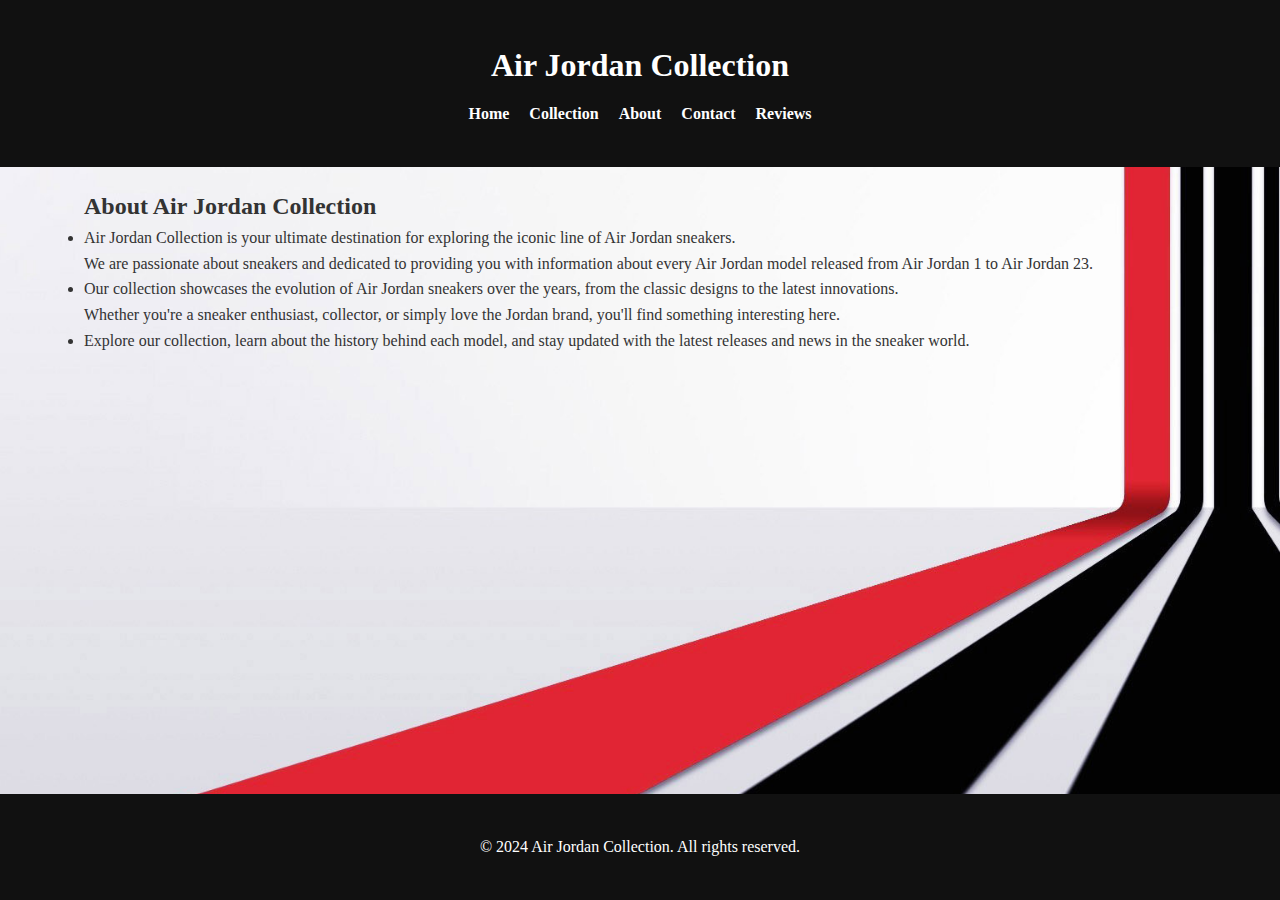
<file: about.html>
<!DOCTYPE html>
<html lang="en">
<head>
    <meta charset="UTF-8">
    <meta name="viewport" content="width=device-width, initial-scale=1.0">
    <title>About - Jordan Collection</title>
    <link rel="stylesheet" href="style_about.css">
</head>
<body>
    <header>
        <div class="container">
            <h1>Air Jordan Collection</h1>
            <nav>
                <ul>
                    <li><a href="index.html">Home</a></li>
                    <li><a href="collection.html">Collection</a></li>
                    <li><a href="about.html">About</a></li>
                    <li><a href="contact.html">Contact</a></li>
                    <li><a href="reviews.html">Reviews</a></li>
                </ul>
            </nav>
        </div>
    </header>
    <main>
        <section class="about">
            <div class="container">
                <h2>About Air Jordan Collection</h2>
                <ul>
                    <li><p>Air Jordan Collection is your ultimate destination for exploring the iconic line of Air Jordan sneakers.</p></li>
                        <p>We are passionate about sneakers and dedicated to providing you with information about every Air Jordan model released from Air Jordan 1 to Air Jordan 23.</p>
                     <li><p>Our collection showcases the evolution of Air Jordan sneakers over the years, from the classic designs to the latest innovations.</p></li>
                     <p>Whether you're a sneaker enthusiast, collector, or simply love the Jordan brand, you'll find something interesting here.</p>
                    <li><p>Explore our collection, learn about the history behind each model, and stay updated with the latest releases and news in the sneaker world.</p></li>    
                </ul>
            </div>
        </section>
    </main>
    <footer>
        <div class="container">
            <p>&copy; 2024 Air Jordan Collection. All rights reserved.</p>
        </div>
    </footer>
</body>
</html>
</file>
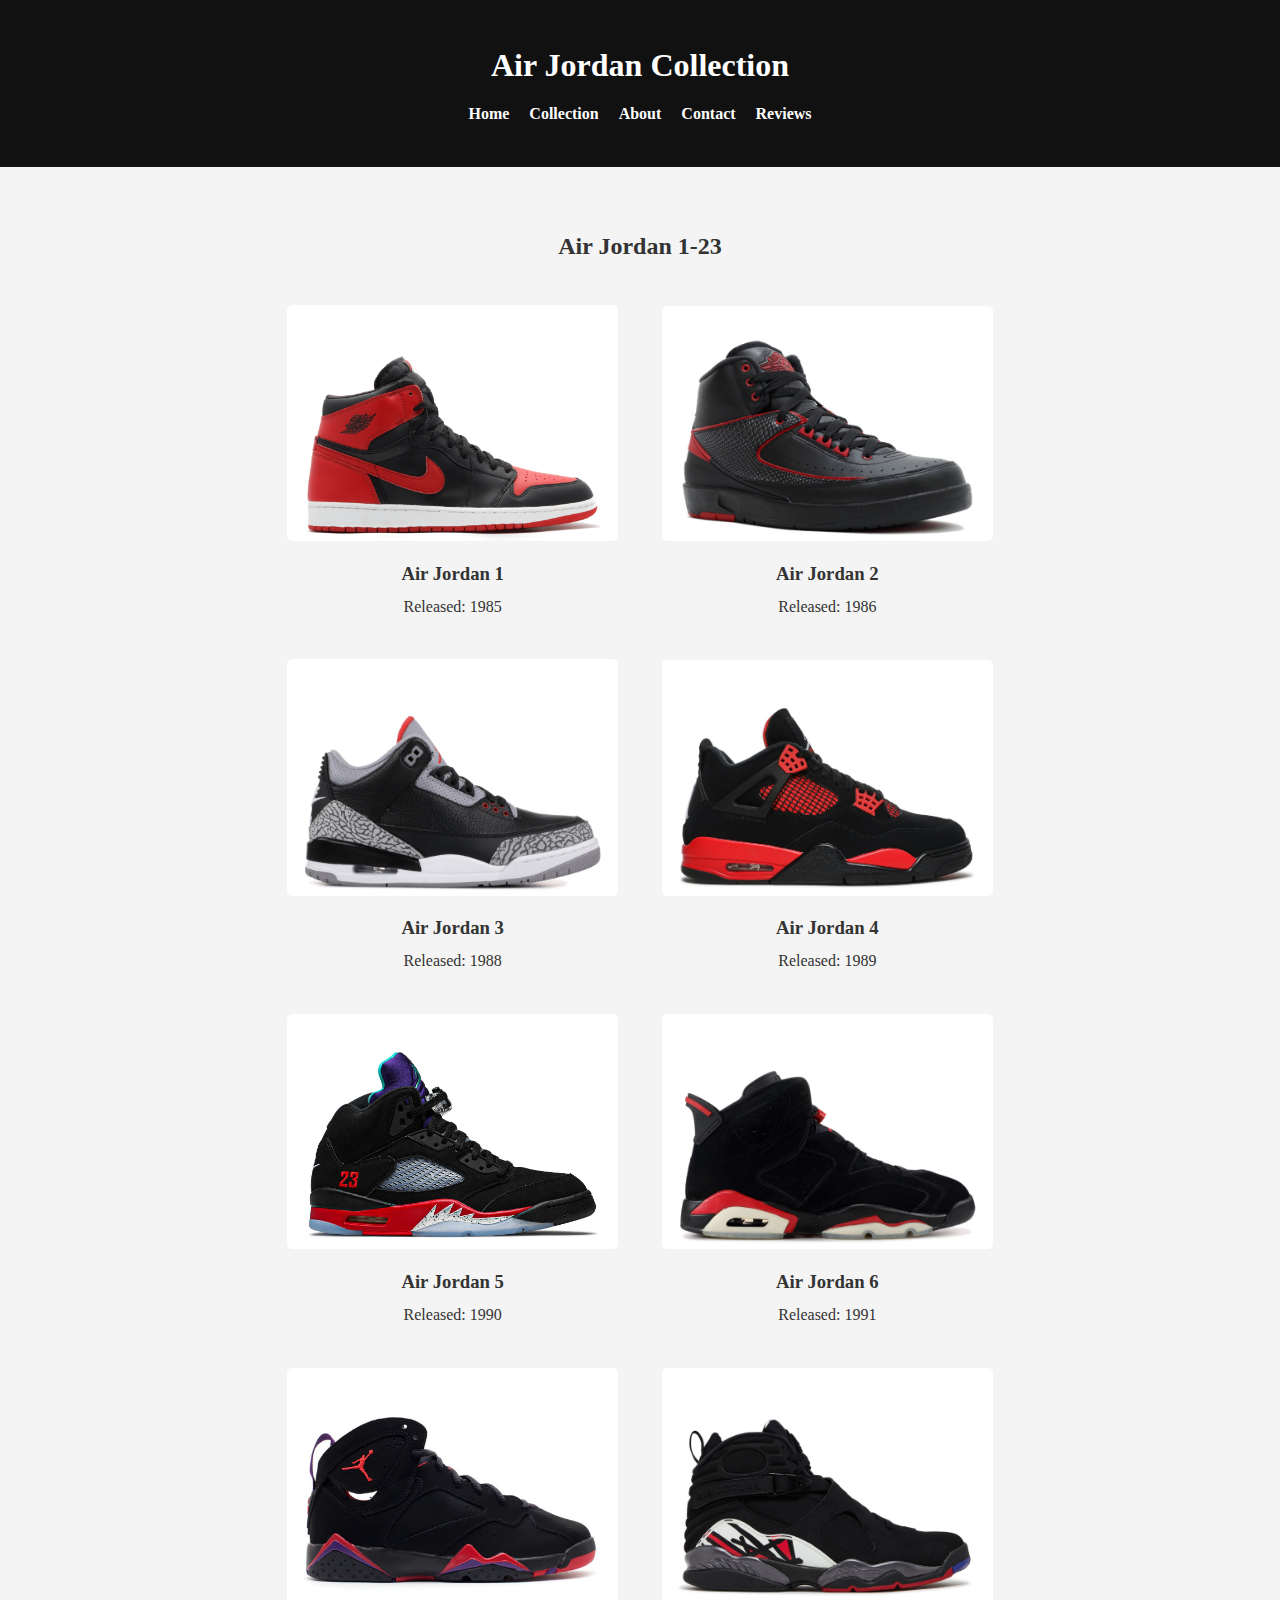
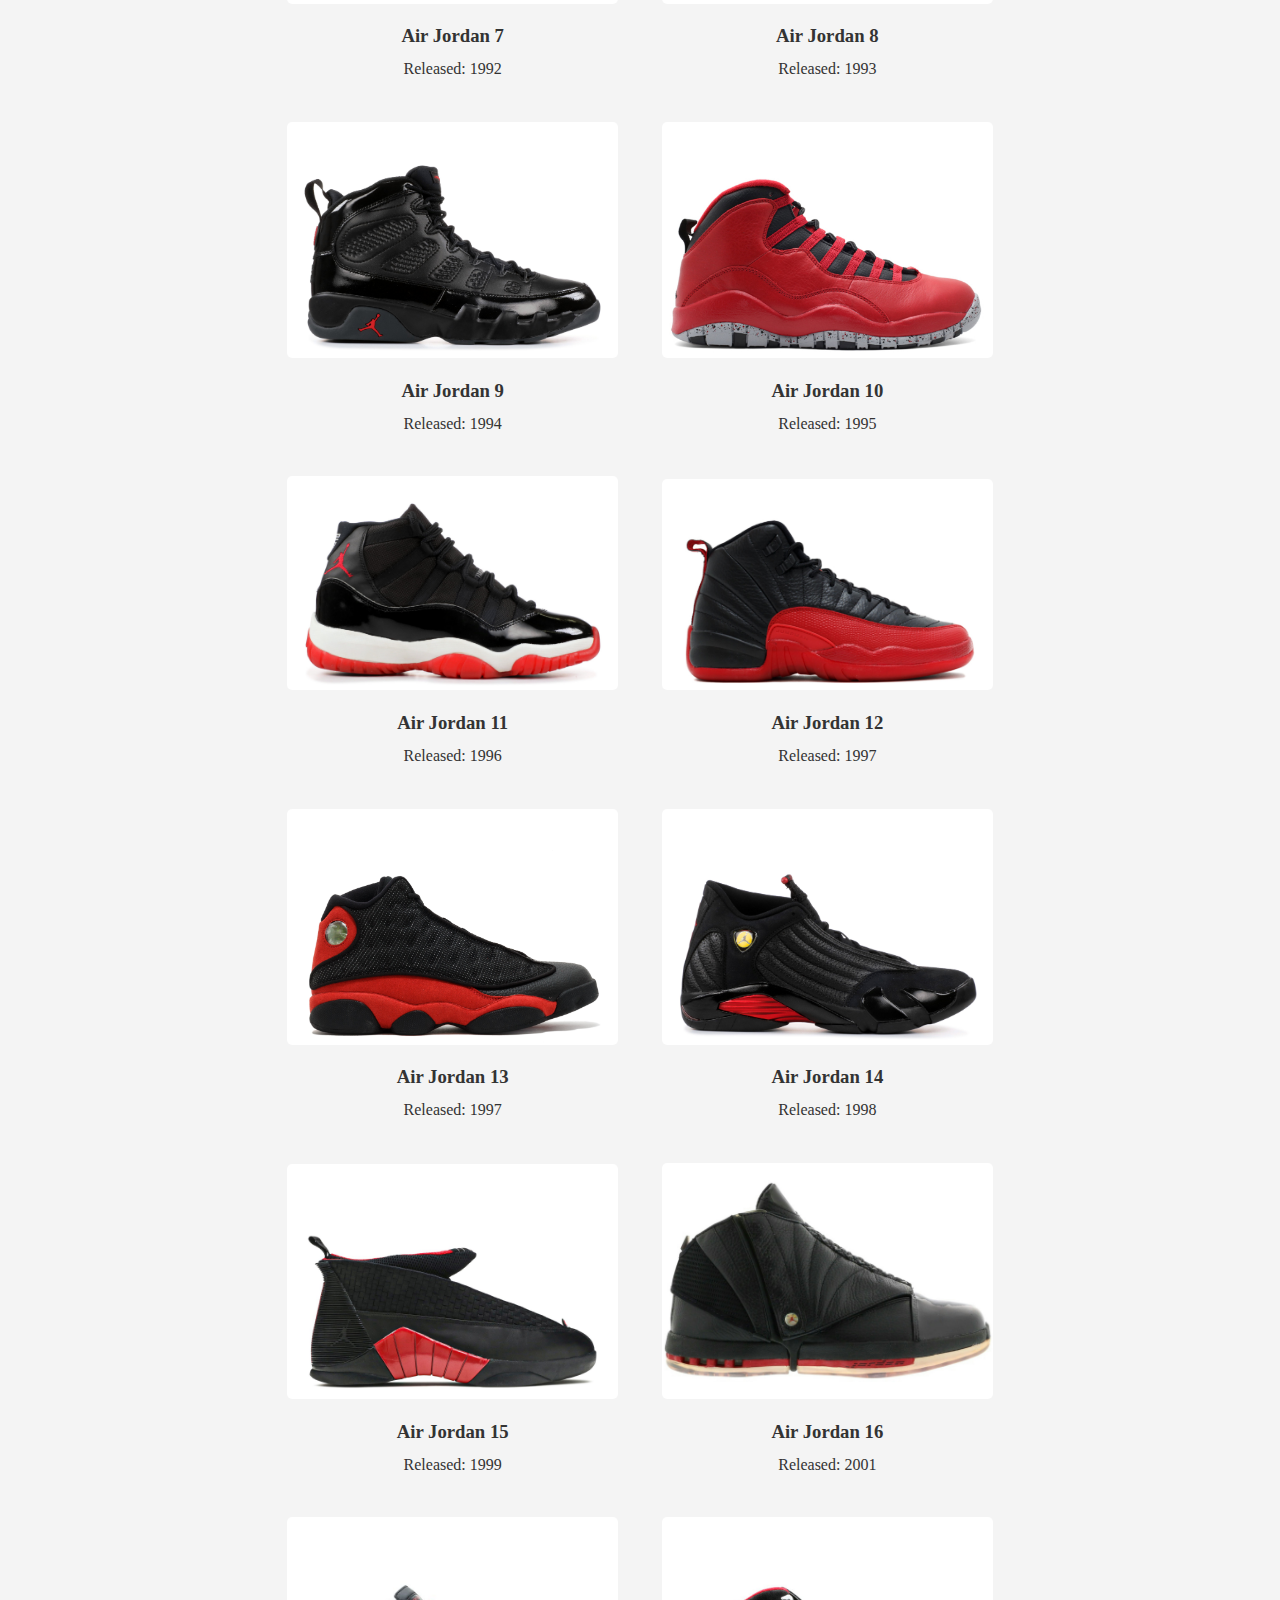
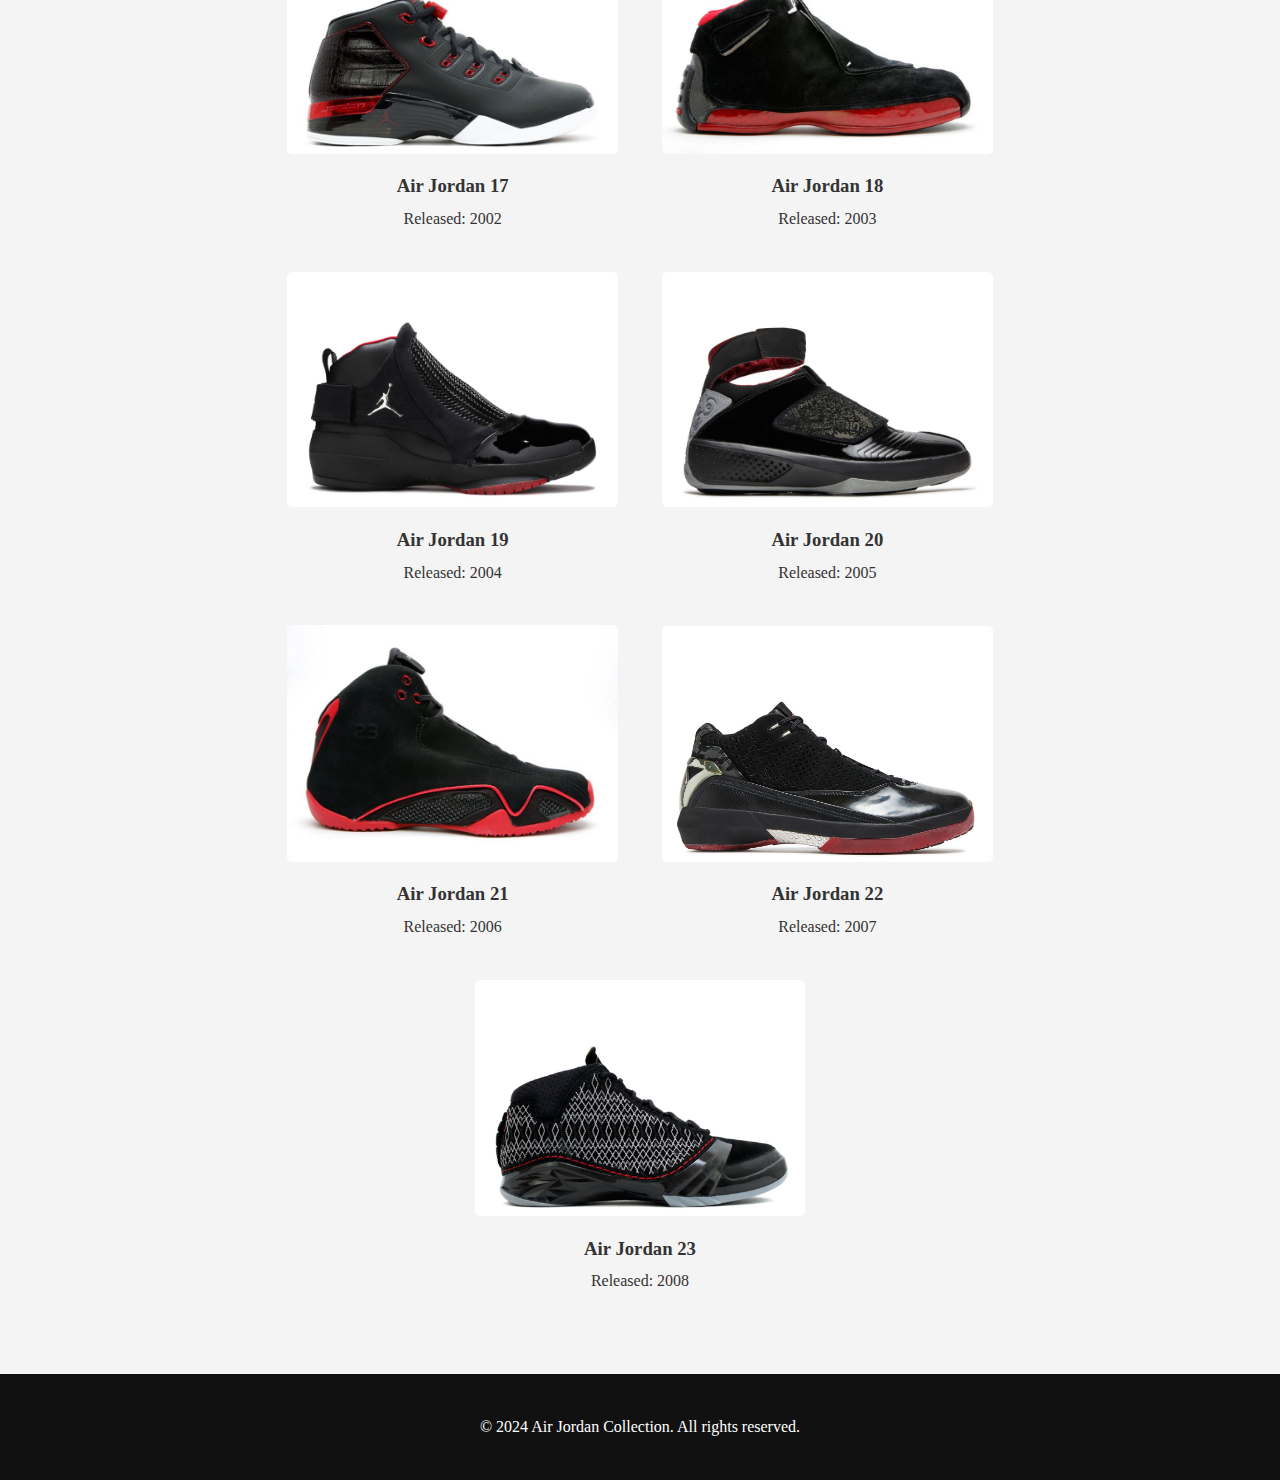
<file: collection.html>
<!DOCTYPE html>
<html lang="en">
<head>
    <meta charset="UTF-8">
    <meta name="viewport" content="width=device-width, initial-scale=1.0">
    <title>Collection - Jordan Collection</title>
    <link rel="stylesheet" href="style_collection.css">
</head>
<body>
    <header>
        <div class="container">
            <h1>Air Jordan Collection</h1>
            <nav>
                <ul>
                    <li><a href="index.html">Home</a></li>
                    <li><a href="collection.html">Collection</a></li>
                    <li><a href="about.html">About</a></li>
                    <li><a href="contact.html">Contact</a></li>
                    <li><a href="reviews.html">Reviews</a></li>
                </ul>
            </nav>
        </div>
    </header>
    <main>
        <section class="jordan-collection">
            <div class="container">
                <h2>Air Jordan 1-23</h2>
                <div class="jordan" id="jordan1">
                    <img src="src/images/1.jpg" alt="Air Jordan 1">
                    <h3>Air Jordan 1</h3>
                    <p>Released: 1985</p>
                    <div class="details">
                        <h4>Details</h4>
                        <p>The Air Jordan 1 was first released in 1985. It was designed by Peter Moore and was the first signature shoe for Michael Jordan.</p>
                        <p>Price: $160</p>
                    </div>
                </div>
                <div class="jordan" id="jordan2">
                    <img src="src/images/2.jpg" alt="Air Jordan 2">
                    <h3>Air Jordan 2</h3>
                    <p>Released: 1986</p>
                    <div class="details">
                        <h4>Details</h4>
                        <p>The Air Jordan 2 was released in 1986. It was designed by Bruce Kilgore and made in Italy, making it the first luxury basketball shoe.</p>
                        <p>Price: $180</p>
                    </div>

                </div>
                <div class="jordan" id="jordan3">
                    <img src="src/images/3.jpg" alt="Air Jordan 3">
                    <h3>Air Jordan 3</h3>
                    <p>Released: 1988</p>
                    <div class="details">
                        <h4>Details</h4>
                        <p>The Air Jordan 3 was released in 1988. It was the first Jordan designed by Tinker Hatfield and featured the iconic elephant print.</p>
                        <p>Price: $190</p>
                    </div>

                </div>
                <div class="jordan" id="jordan4">
                    <img src="src/images/4.jpg" alt="Air Jordan 4">
                    <h3>Air Jordan 4</h3>
                    <p>Released: 1989</p>
                    <div class="details">
                        <h4>Details</h4>
                        <p>The Air Jordan 4 was released in 1989. It featured mesh panels and visible Air cushioning.</p>
                        <p>Price: $200</p>
                    </div>

                </div>
                <div class="jordan" id="jordan5">
                    <img src="src/images/5.jpg" alt="Air Jordan 5">
                    <h3>Air Jordan 5</h3>
                    <p>Released: 1990</p>
                    <div class="details">
                        <h4>Details</h4>
                        <p>The Air Jordan 5 was released in 1990. It featured a reflective tongue and translucent rubber soles.</p>
                        <p>Price: $190</p>
                    </div>

                </div>
                <div class="jordan" id="jordan6">
                    <img src="src/images/6.jpg" alt="Air Jordan 6">
                    <h3>Air Jordan 6</h3>
                    <p>Released: 1991</p>
                    <div class="details">
                        <h4>Details</h4>
                        <p>The Air Jordan 6 was released in 1991. It featured a rubber tongue with two holes, a translucent sole, and visible Air cushioning.</p>
                        <p>Price: $190</p>
                    </div>

                </div>
                <div class="jordan" id="jordan7">
                    <img src="src/images/7.jpg" alt="Air Jordan 7">
                    <h3>Air Jordan 7</h3>
                    <p>Released: 1992</p>
                    <div class="details">
                        <h4>Details</h4>
                        <p>The Air Jordan 7 was released in 1992. It was inspired by African tribal art and featured Huarache technology.</p>
                        <p>Price: $190</p>
                    </div>

                </div>
                <div class="jordan" id="jordan8">
                    <img src="src/images/8.jpg" alt="Air Jordan 8">
                    <h3>Air Jordan 8</h3>
                    <p>Released: 1993</p>
                    <div class="details">
                        <h4>Details</h4>
                        <p>The Air Jordan 8 was released in 1993. It featured a unique lockdown system and bold color-blocking.</p>
                        <p>Price: $190</p>
                    </div>

                </div>
                <div class="jordan" id="jordan9">
                    <img src="src/images/9.jpg" alt="Air Jordan 9">
                    <h3>Air Jordan 9</h3>
                    <p>Released: 1994</p>
                    <div class="details">
                        <h4>Details</h4>
                        <p>The Air Jordan 9 was released in 1993. It was the first Jordan not worn by Michael Jordan on the court.</p>
                        <p>Price: $190</p>
                    </div>

                </div>
                <div class="jordan" id="jordan10">
                    <img src="src/images/10.jpg" alt="Air Jordan 10">
                    <h3>Air Jordan 10</h3>
                    <p>Released: 1995</p>
                    <div class="details">
                        <h4>Details</h4>
                        <p>The Air Jordan 10 was released in 1994. It celebrated Michael Jordan's career achievements with unique outsole details.</p>
                        <p>Price: $190</p>
                    </div>

                </div>
                <div class="jordan" id="jordan11">
                    <img src="src/images/11.jpg" alt="Air Jordan 11">
                    <h3>Air Jordan 11</h3>
                    <p>Released: 1996</p>
                    <div class="details">
                        <h4>Details</h4>
                        <p>The Air Jordan 11 was released in 1995. It featured patent leather and a carbon fiber plate.</p>
                        <p>Price: $220</p>
                    </div>

                </div>
                <div class="jordan" id="jordan12">
                    <img src="src/images/12.jpg" alt="Air Jordan 12">
                    <h3>Air Jordan 12</h3>
                    <p>Released: 1997</p>
                    <div class="details">
                        <h4>Details</h4>
                        <p>The Air Jordan 12 was released in 1996. It was inspired by a 19th-century women's dress boot.</p>
                        <p>Price: $190</p>
                    </div>

                </div>
                <div class="jordan" id="jordan13">
                    <img src="src/images/13.jpg" alt="Air Jordan 13">
                    <h3>Air Jordan 13</h3>
                    <p>Released: 1997</p>
                    <div class="details">
                        <h4>Details</h4>
                        <p>The Air Jordan 13 was released in 1997. It featured a unique panther paw-like outsole.</p>
                        <p>Price: $190</p>
                    </div>

                </div>
                <div class="jordan" id="jordan14">
                    <img src="src/images/14.jpg" alt="Air Jordan 14">
                    <h3>Air Jordan 14</h3>
                    <p>Released: 1998</p>
                    <div class="details">
                        <h4>Details</h4>
                        <p>The Air Jordan 14 was released in 1998. It was inspired by Michael Jordan's love for Italian sports cars.</p>
                        <p>Price: $190</p>
                    </div>

                </div>
                <div class="jordan" id="jordan15">
                    <img src="src/images/15.jpg" alt="Air Jordan 15">
                    <h3>Air Jordan 15</h3>
                    <p>Released: 1999</p>
                    <div class="details">
                        <h4>Details</h4>
                        <p>The Air Jordan 15 was released in 1999. It was inspired by a fighter jet.</p>
                        <p>Price: $190</p>
                    </div>

                </div>
                <div class="jordan" id="jordan16">
                    <img src="src/images/16.jpg" alt="Air Jordan 16">
                    <h3>Air Jordan 16</h3>
                    <p>Released: 2001</p>
                    <div class="details">
                        <h4>Details</h4>
                        <p>The Air Jordan 16 was released in 2001. It featured a removable magnetic shroud.</p>
                        <p>Price: $250</p>
                    </div>

                </div>
                <div class="jordan" id="jordan17">
                    <img src="src/images/17.jpg" alt="Air Jordan 17">
                    <h3>Air Jordan 17</h3>
                    <p>Released: 2002</p>
                    <div class="details">
                        <h4>Details</h4>
                        <p>The Air Jordan 17 was released in 2002. It featured a unique lace-cover system.</p>
                        <p>Price: $200</p>
                    </div>

                </div>
                <div class="jordan" id="jordan18">
                    <img src="src/images/18.jpg" alt="Air Jordan 18">
                    <h3>Air Jordan 18</h3>
                    <p>Released: 2003</p>
                    <div class="details">
                        <h4>Details</h4>
                        <p>The Air Jordan 18 was released in 2003. It was the last shoe Michael Jordan wore on an NBA court with the Washington Wizards.</p>
                        <p>Price: $225</p>
                    </div>

                </div>
                <div class="jordan" id="jordan19">
                    <img src="src/images/19.jpg" alt="Air Jordan 19">
                    <h3>Air Jordan 19</h3>
                    <p>Released: 2004</p>
                    <div class="details">
                        <h4>Details</h4>
                        <p>The Air Jordan 19 was released in 2004. It featured a lightweight design and a tech-flex upper.</p>
                        <p>Price: $165</p>
                    </div>

                </div>
                <div class="jordan" id="jordan20">
                    <img src="src/images/20.jpg" alt="Air Jordan 20">
                    <h3>Air Jordan 20</h3>
                    <p>Released: 2005</p>
                    <div class="details">
                        <h4>Details</h4>
                        <p>The Air Jordan 20 was released in 2005. It featured an ankle strap and laser-etched designs.</p>
                        <p>Price: $175</p>
                    </div>

                </div>
                <div class="jordan" id="jordan21">
                    <img src="src/images/21.jpg" alt="Air Jordan 21">
                    <h3>Air Jordan 21</h3>
                    <p>Released: 2006</p>
                    <div class="details">
                        <h4>Details</h4>
                        <p>The Air Jordan 21 was released in 2006. It featured a full-length Zoom Air unit.</p>
                        <p>Price: $175</p>
                    </div>

                </div>
                <div class="jordan" id="jordan22">
                    <img src="src/images/22.jpg" alt="Air Jordan 22">
                    <h3>Air Jordan 22</h3>
                    <p>Released: 2007</p>
                    <div class="details">
                        <h4>Details</h4>
                        <p>The Air Jordan 22 was released in 2007. It featured a unique cage design and was inspired by a F-22 Raptor fighter jet.</p>
                        <p>Price: $175</p>
                    </div>

                </div>
                <div class="jordan" id="jordan23">
                    <img src="src/images/23.jpg" alt="Air Jordan 23">
                    <h3>Air Jordan 23</h3>
                    <p>Released: 2008</p>
                    <div class="details">
                        <h4>Details</h4>
                        <p>The Air Jordan 23 was released in 2008. It featured a unique stitching pattern and was inspired by Michael Jordan's number 23.</p>
                        <p>Price: $185</p>
                    </div>

                </div>
            </div>
        </section>
    </main>
    <footer>
        <div class="container">
            <p>&copy; 2024 Air Jordan Collection. All rights reserved.</p>
        </div>
    </footer>

    <script>
        
        const jordanItems = document.querySelectorAll('.jordan');

        
        jordanItems.forEach(item => {
            item.addEventListener('click', () => {
               
                item.classList.toggle('active');
                
                
                const details = item.querySelector('.details');
                details.style.display = details.style.display === 'block' ? 'none' : 'block';
            });
        });
    </script>
</body>
</html>
</file>
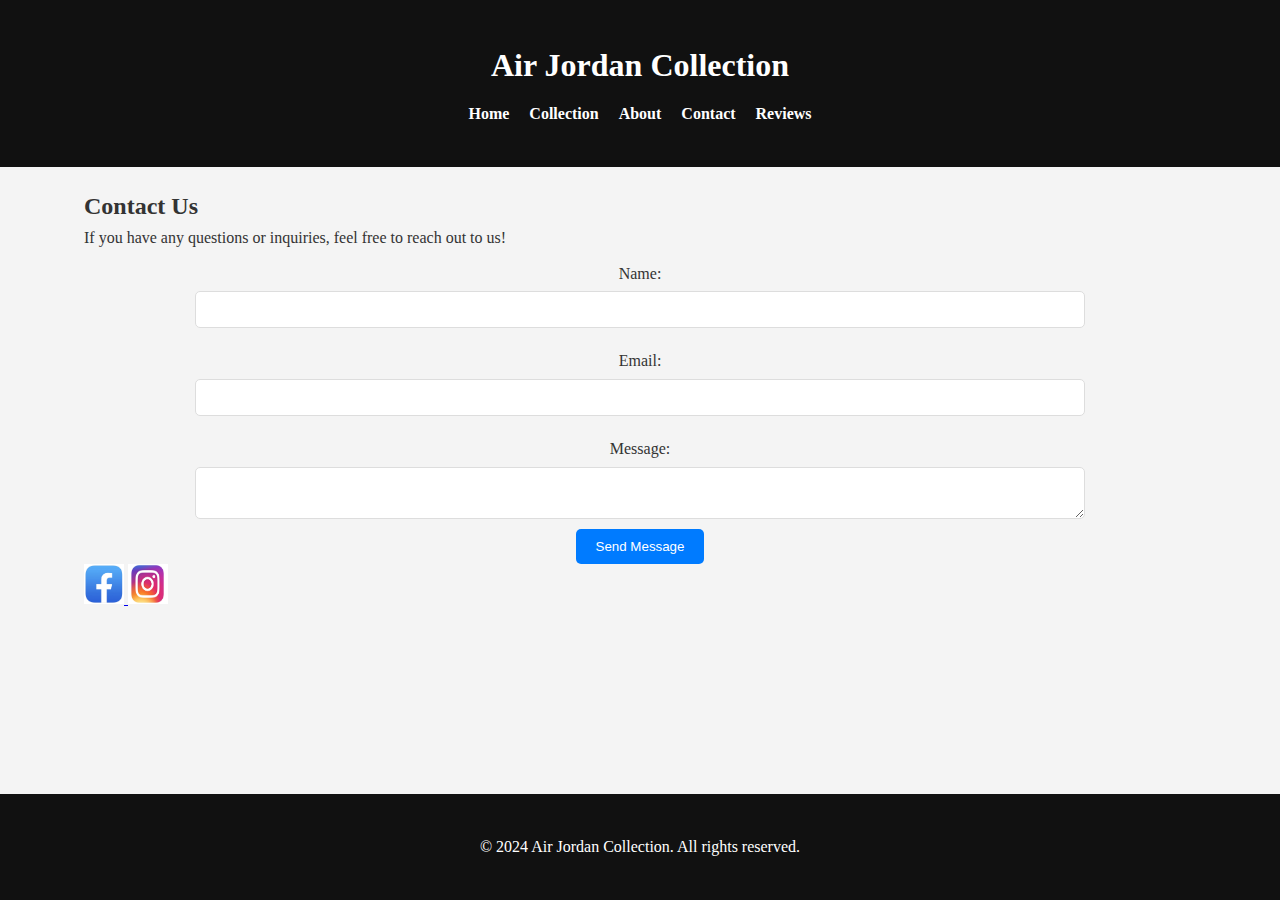
<file: contact.html>
<!DOCTYPE html>
<html lang="en">
<head>
    <meta charset="UTF-8">
    <meta name="viewport" content="width=device-width, initial-scale=1.0">
    <title>Contact - Jordan Collection</title>
    <link rel="stylesheet" href="style_contact.css">
</head>
<body>
    <header>
        <div class="container">
            <h1>Air Jordan Collection</h1>
            <nav>
                <ul>
                    <li><a href="index.html">Home</a></li>
                    <li><a href="collection.html">Collection</a></li>
                    <li><a href="about.html">About</a></li>
                    <li><a href="contact.html">Contact</a></li>
                    <li><a href="reviews.html">Reviews</a></li>
                </ul>
            </nav>
        </div>
    </header>
    <main>
        <section class="contact">
            <div class="container">
                <h2>Contact Us</h2>
                <p>If you have any questions or inquiries, feel free to reach out to us!</p>
                <form action="submit_contact_form.php" method="post">
                    <label for="name">Name:</label>
                    <input type="text" id="name" name="name" required>
                    <label for="email">Email:</label>
                    <input type="email" id="email" name="email" required>
                    <label for="message">Message:</label>
                    <textarea id="message" name="message" required></textarea>
                    <button type="submit">Send Message</button>
                </form>
                <section>
                    <a href="https://www.facebook.com/profile.php?id=100087471828259" class="facebook-link" target="_blank">
                    <img src="src/images/fblogo1.jpg" alt="facebook" class="facebook-logo">
                    </a>
                    <a href="https://www.instagram.com/zablan_kyle/?hl=en" class="instagram-logo" target="_blank">
                        <img src="src/images/iglogo.jpg" alt="instagram" class="facebook-logo">
                    </a>
                </section>
            </div>
        </section>
    </main>
    <footer>
        <div class="container">
            <p>&copy; 2024 Air Jordan Collection. All rights reserved.</p>
        </div>
    </footer>
</body>
</html>
</file>
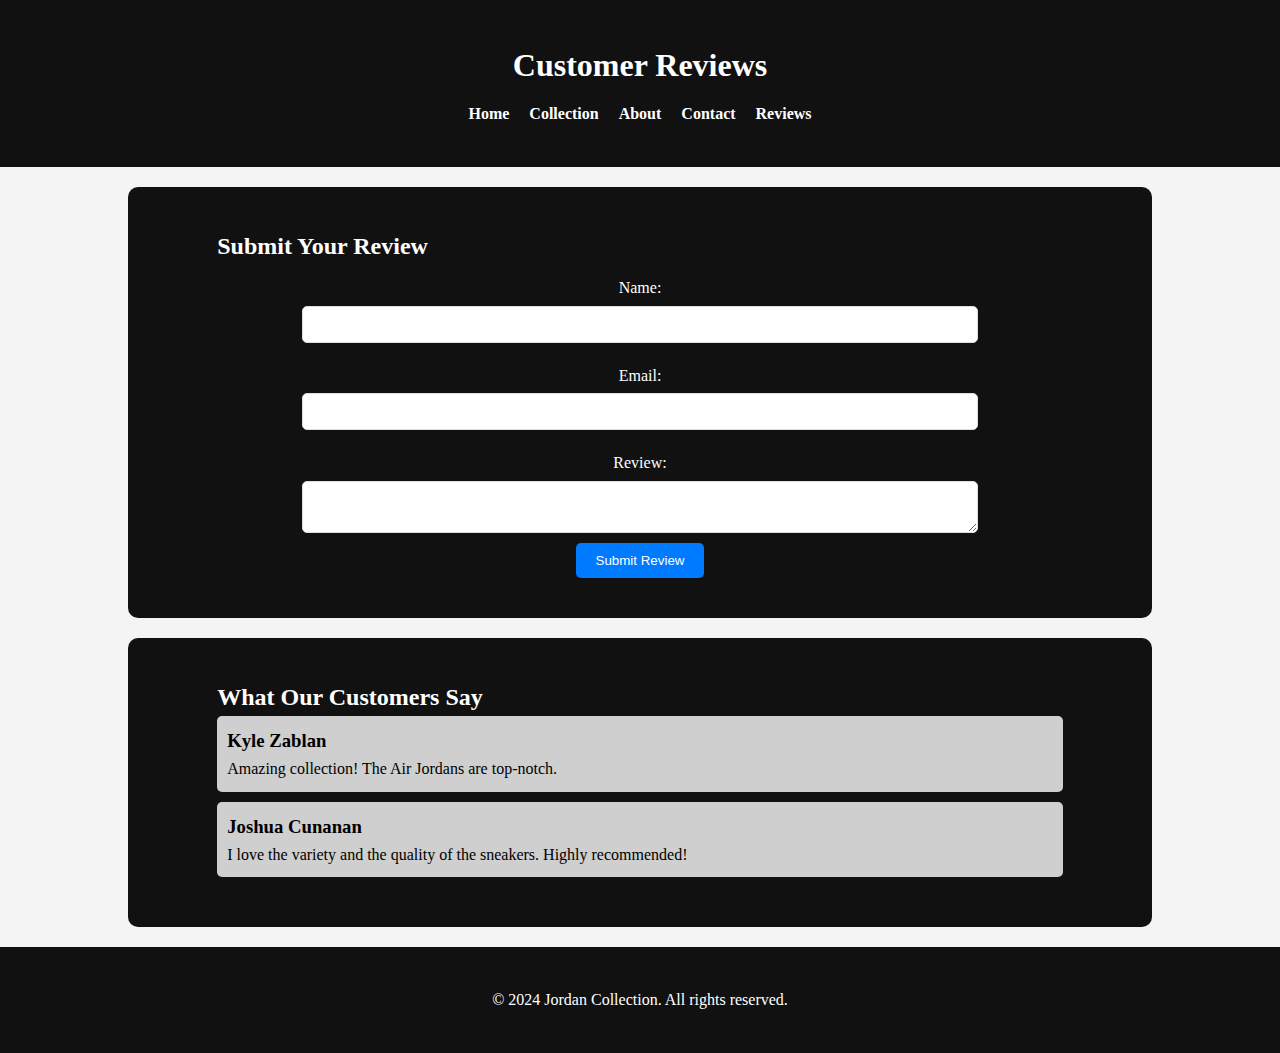
<file: reviews.html>
<!DOCTYPE html>
<html lang="en">
<head>
    <meta charset="UTF-8">
    <meta name="viewport" content="width=device-width, initial-scale=1.0">
    <title>Reviews - Jordan Collection</title>
    <link rel="stylesheet" href="style_reviews.css">
</head>
<body class="reviews-bg">
    <header>
        <div class="container">
            <h1>Customer Reviews</h1>
            <nav>
                <ul>
                    <li><a href="index.html">Home</a></li>
                    <li><a href="collection.html">Collection</a></li>
                    <li><a href="about.html">About</a></li>
                    <li><a href="contact.html">Contact</a></li>
                    <li><a href="reviews.html">Reviews</a></li>
                </ul>
            </nav>
        </div>
    </header>
    <main>
        <section class="review-form">
            <div class="container">
                <h2>Submit Your Review</h2>
                <form action="submit_review.php" method="post">
                    <label for="name">Name:</label>
                    <input type="text" id="name" name="name" required>
                    <label for="email">Email:</label>
                    <input type="email" id="email" name="email" required>
                    <label for="review">Review:</label>
                    <textarea id="review" name="review" required></textarea>
                    <button type="submit">Submit Review</button>
                </form>
            </div>
        </section>
        <section class="reviews-list">
            <div class="container">
                <h2>What Our Customers Say</h2>
                <div class="review">
                    <h3>Kyle Zablan</h3>
                    <p>Amazing collection! The Air Jordans are top-notch.</p>
                </div>
                <div class="review">
                    <h3>Joshua Cunanan</h3>
                    <p>I love the variety and the quality of the sneakers. Highly recommended!</p>
                </div>
            </div>
        </section>
    </main>
    <footer>
        <div class="container">
            <p>&copy; 2024 Jordan Collection. All rights reserved.</p>
        </div>
    </footer>
</body>
</html>
</file>
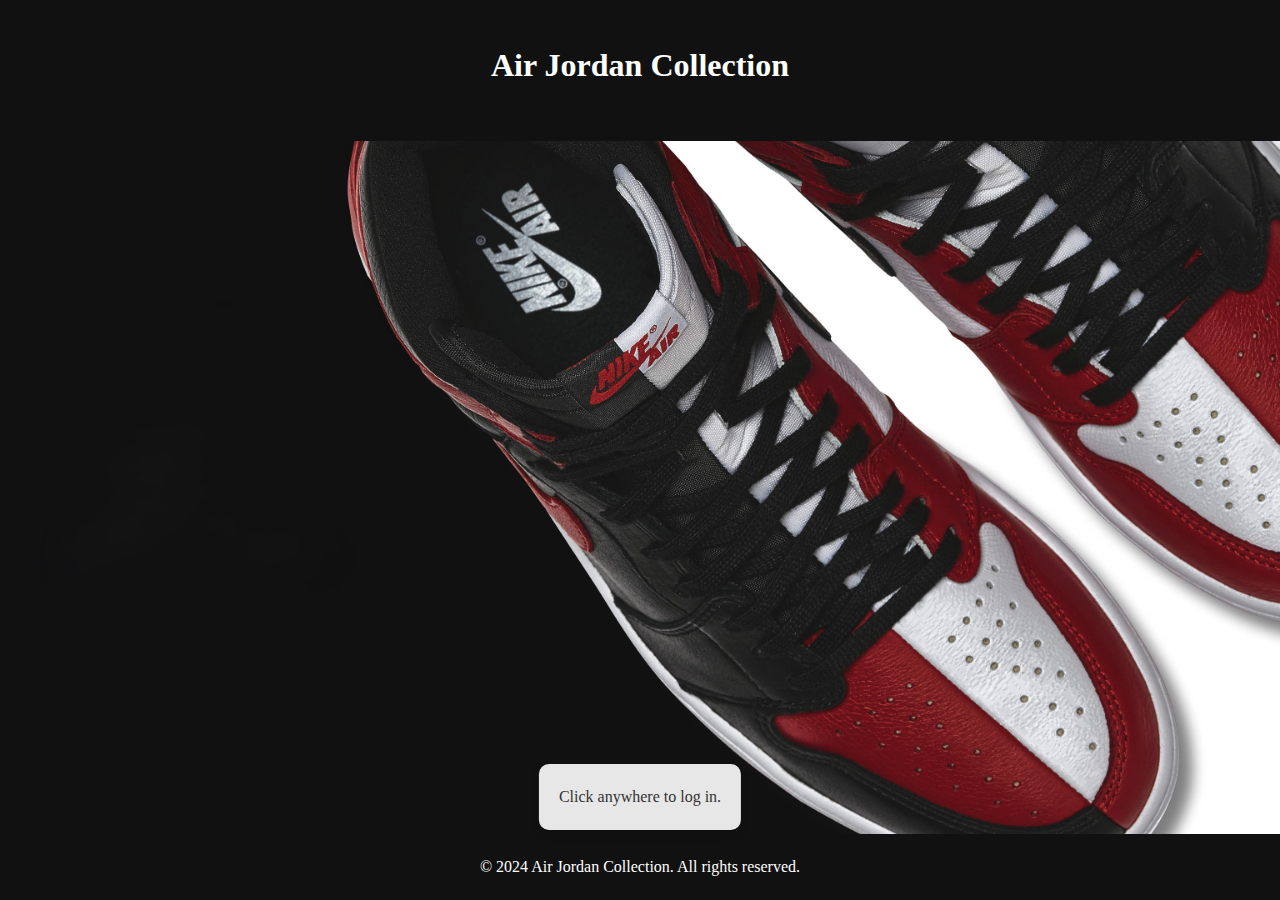
<file: sisu.html>
<!DOCTYPE html>
<html lang="en">
<head>
    <meta charset="UTF-8">
    <meta name="viewport" content="width=device-width, initial-scale=1.0">
    <title>Home - Jordan Collection</title>
    <link rel="stylesheet" href="style_sisu.css">
</head>
<body>
    <header>
        <div class="container">
            <h1>Air Jordan Collection</h1>
            <nav>
            </nav>
        </div>
    </header>
    <main>
        <a href="index.html" class="full-page-link"></a>
        <div class="login-container">
            <p>Click anywhere to log in.</p>
        </div>
    </main>
    <footer>
        <div class="container">
            <p>&copy; 2024 Air Jordan Collection. All rights reserved.</p>
        </div>
    </footer>
</body>
</html>
</file>
<file: style_about.css>
:root {
    --primary-color: #111;
    --secondary-color: #fff;
    --accent-color: #f4f4f4;
    --text-color: #333;
    --font-family: 'Arial, sans-serif';
    --container-width: 90%;
}

* {
    margin: 0;
    padding: 0;
    box-sizing: border-box;
}



html{
    height:100% ;
}

body {
    font-family: var(--font-family);
    color: var(--text-color);
    background: var(--accent-color);
    line-height: 1.6;
    background-image: url(src/images/bgabout.jpg);
    background-size: cover;
    background-position: top center;
    min-height: 100%;
    display: flex;
    flex-direction: column;
}

.container {
    width: var(--container-width);
    margin: 0 auto;
    padding: 20px;
}

header {
    background: var(--primary-color);
    color: var(--secondary-color);
    padding: 20px 0;
}

header h1 {
    text-align: center;
    margin-bottom: 10px;
}

nav ul {
    list-style: none;
    display: flex;
    justify-content: center;
}

nav ul li {
    margin: 0 10px;
}

nav ul li a {
    color: var(--secondary-color);
    text-decoration: none;
    font-weight: bold;
}

footer {
    margin-top: auto;
    background: var(--primary-color);
    color: var(--secondary-color);
    text-align: center;
    padding: 20px 0;
}
</file>
<file: style_collection.css>
:root {
    --primary-color: #111;
    --secondary-color: #fff;
    --accent-color: #f4f4f4;
    --text-color: #333;
    --font-family: 'Arial, sans-serif';
    --container-width: 90%;
}

* {
    margin: 0;
    padding: 0;
    box-sizing: border-box;
}

body {
    font-family: var(--font-family);
    color: var(--text-color);
    background: var(--accent-color);
    line-height: 1.6;
}

.container {
    width: var(--container-width);
    margin: 0 auto;
    padding: 20px;
}

header {
    background: var(--primary-color);
    color: var(--secondary-color);
    padding: 20px 0;
}

header h1 {
    text-align: center;
    margin-bottom: 10px;
}

nav ul {
    list-style: none;
    display: flex;
    justify-content: center;
}

nav ul li {
    margin: 0 10px;
}

nav ul li a {
    color: var(--secondary-color);
    text-decoration: none;
    font-weight: bold;
}

.jordan-collection {
    padding: 40px 0;
    text-align: center;
}

.jordan-collection h2 {
    margin-bottom: 20px;
}

.jordan {
    display: inline-block;
    width: calc(33.333% - 40px);
    margin: 20px;
    cursor: pointer;
    position: relative;
}

.jordan img {
    max-width: 100%;
    border-radius: 5px;
}


.jordan h3 {
    margin-top: 10px;
}

.jordan p {
    margin-top: 5px;
}


.details{
    display: none;
    background-color: #f4f4f4;
    padding: 20px;
    border-radius: 5px;
    margin-top: 10px;
    text-align: left;
}

.jordan.active .details{
    display: block;
}


footer {
    background: var(--primary-color);
    color: var(--secondary-color);
    text-align: center;
    padding: 20px 0;
}
</file>
<file: style_contact.css>
:root {
    --primary-color: #111;
    --secondary-color: #fff;
    --accent-color: #f4f4f4;
    --text-color: #333;
    --font-family: 'Arial, sans-serif';
    --container-width: 90%;
}

* {
    margin: 0;
    padding: 0;
    box-sizing: border-box;
}

html{
    height:100% ;
}

body {
    font-family: var(--font-family);
    color: var(--text-color);
    background: var(--accent-color);
    line-height: 1.6;
    min-height: 100%;
    display: flex;
    flex-direction: column;
}

header {
    background: var(--primary-color);
    color: var(--secondary-color);
    padding: 20px 0;
}

header h1 {
    text-align: center;
    margin-bottom: 10px;
}

nav ul {
    list-style: none;
    display: flex;
    justify-content: center;
}

nav ul li {
    margin: 0 10px;
}

nav ul li a {
    color: var(--secondary-color);
    text-decoration: none;
    font-weight: bold;
}

.contact-content {
    position: relative;
    top: 50%;
    left: 50%;
    transform: translate(-50%, -50%);
    text-align: center;
    background-color: rgba(0, 0, 0, 0.6);
    padding: 20px;
    border-radius: 10px;
}

.contact-content h2 {
    margin-top: 0;
}

form {
    display: flex;
    flex-direction: column;
    align-items: center;
}

label {
    margin: 10px 0 5px;
}

input, textarea {
    width: 80%;
    padding: 10px;
    margin-bottom: 10px;
    border: 1px solid #ddd;
    border-radius: 5px;
}

button {
    padding: 10px 20px;
    background-color: #007BFF;
    border: none;
    color: white;
    border-radius: 5px;
    cursor: pointer;
}

button:hover {
    background-color: #0056b3;
}
.container {
    width: var(--container-width);
    margin: 0 auto;
    padding: 20px;
}


.facebook-logo{
    width: 40px;
    height: 40px;
    
}

.instagram-logo{
    width: 40px;
    height: 40px;

}

footer {
    margin-top: auto;
    background: var(--primary-color);
    color: var(--secondary-color);
    text-align: center;
    padding: 20px 0;
}
</file>
<file: style_reviews.css>
:root {
    --primary-color: #111;
    --secondary-color: #fff;
    --accent-color: #f4f4f4;
    --text-color: #333;
    --font-family: 'Arial, sans-serif';
    --container-width: 90%;
}

* {
    margin: 0;
    padding: 0;
    box-sizing: border-box;
}


body {
    font-family: Arial, sans-serif;
    margin: 0;
    padding: 0;
    background-color: #f2f2f2; 
}

html{
    height:100% ;
}

body {
    font-family: var(--font-family);
    color: var(--text-color);
    background: var(--accent-color);
    line-height: 1.6;
    min-height: 100%;
    display: flex;
    flex-direction: column;
}

.container {
    width: var(--container-width);
    margin: 0 auto;
    padding: 20px;
}

header {
    background: var(--primary-color);
    color: var(--secondary-color);
    padding: 20px 0;
}

header h1 {
    text-align: center;
    margin-bottom: 10px;
}

nav ul {
    list-style: none;
    display: flex;
    justify-content: center;
}

nav ul li {
    margin: 0 10px;
}

nav ul li a {
    color: var(--secondary-color);
    text-decoration: none;
    font-weight: bold;
}

.reviews-bg {
    color: var(--secondary-color); 
}

.review-form, .reviews-list {
    background-color:var(--primary-color); 
    padding: 20px;
    margin: 20px auto;
    border-radius: 10px;
    width: 80%;
}

.review-form h2, .reviews-list h2 {
    margin-top: 0;
}

form {
    display: flex;
    flex-direction: column;
    align-items: center;
}

label {
    margin: 10px 0 5px;
}

input, textarea {
    width: 80%;
    padding: 10px;
    margin-bottom: 10px;
    border: 1px solid #ddd;
    border-radius: 5px;
}

button {
    padding: 10px 20px;
    background-color: #007BFF;
    border: none;
    color:var(--secondary-color);
    border-radius: 5px;
    cursor: pointer;
}

button:hover {
    background-color: #0056b3;
}

.reviews-list .review {
    background-color: rgba(255, 255, 255, 0.8); 
    color: #000;
    padding: 10px;
    margin-bottom: 10px;
    border-radius: 5px;
}

footer {
    margin-top: auto;
    background: var(--primary-color);
    color: var(--secondary-color);
    text-align: center;
    padding: 20px 0;
}
</file>
<file: style_sisu.css>
:root {
    --primary-color: #111;
    --secondary-color: #fff;
    --accent-color: #f4f4f4;
    --text-color: #333;
    --font-family: 'Arial, sans-serif';
    --container-width: 90%;
}

* {
    margin: 0;
    padding: 0;
    box-sizing: border-box;
}
html{
    height:100% ;
}

body {
    font-family: var(--font-family);
    color: var(--text-color);
    background: var(--accent-color);
    line-height: 1.6;
    background-image: url(src/images/bgwthtjrdn.jpg);
    background-size: cover;
    background-position: top center;
    min-height: 100%;
    display: flex;
    flex-direction: column;
}

.container {
    width: var(--container-width);
    margin: 0 auto;
    padding: 20px;
}

header {
    background: var(--primary-color);
    color: var(--secondary-color);
    padding: 20px 0;
}

header h1 {
    text-align: center;
    margin-bottom: 10px;
}

nav ul {
    list-style: none;
    display: flex;
    justify-content: center;
}

nav ul li {
    margin: 0 10px;
}

nav ul li a {
    color: var(--secondary-color);
    text-decoration: none;
    font-weight: bold;
}

.login-container {
    text-align: center;
    background-color: rgba(255, 255, 255, 0.9);
    padding: 20px;
    border-radius: 10px;
    box-shadow: 0 4px 8px rgba(0, 0, 0, 0.1);
    position: absolute;
    bottom: 70px;
    left: 50%;
    transform: translateX(-50%);
    z-index: 2;
}

.full-page-link {
    position: absolute;
    top: 0;
    left: 0;
    width: 100%;
    height: 100%;
    z-index: 1;
    display: block;
}

footer {
    margin-top: auto;
    background: var(--primary-color);
    color: var(--secondary-color);
    text-align: center;
    padding: 0px 0;
}
</file>
